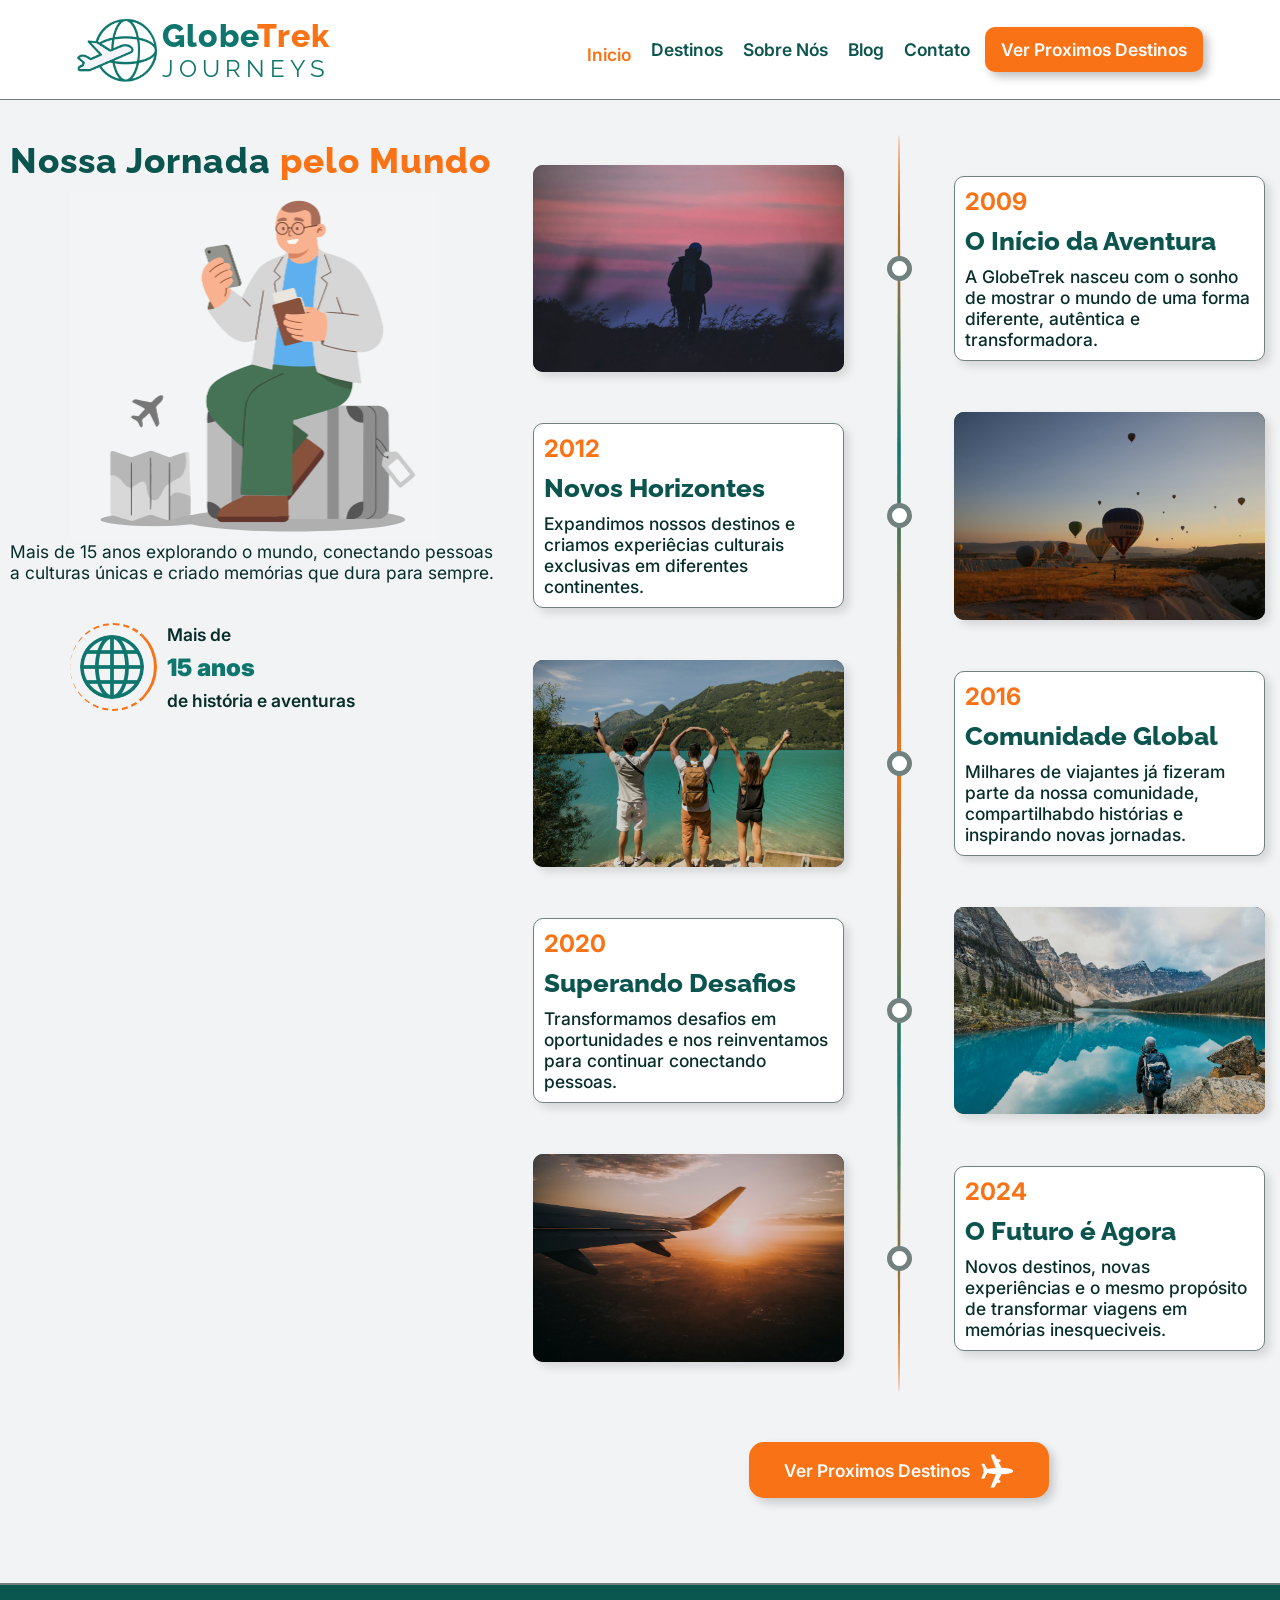
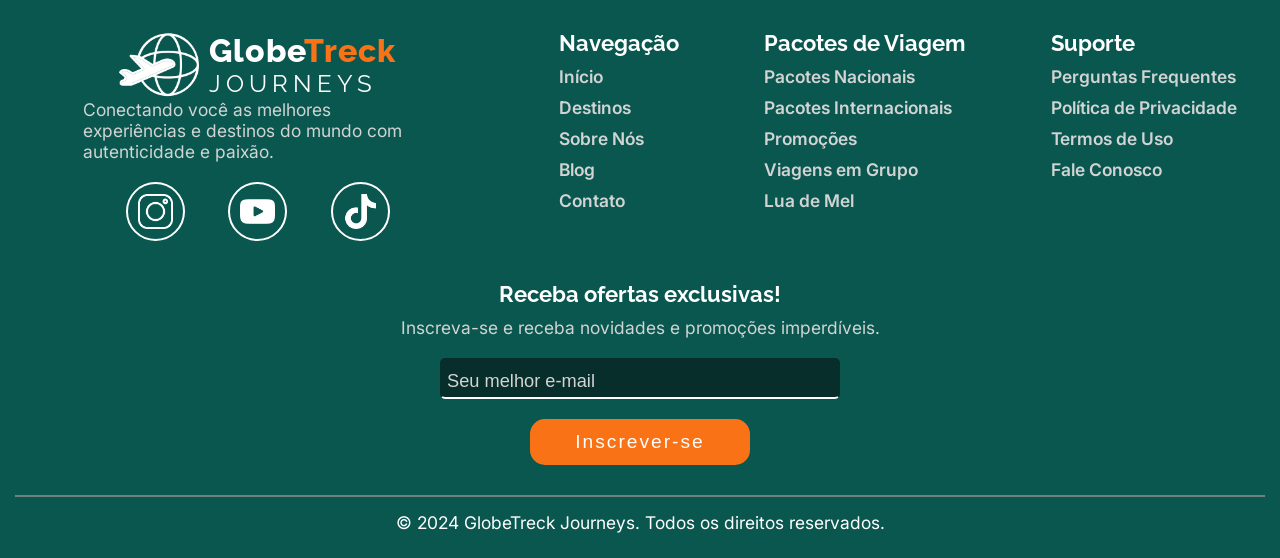
<file: index.html>
<!DOCTYPE html>
<html lang="pt-br">
<head>
    <meta charset="UTF-8">
    <meta name="viewport" content="width=device-width, initial-scale=1.0">
    <link rel="shortcut icon" href="assets/icons/logo-favicon.png" type="image/x-icon">
    <link rel="stylesheet" href="assets/css/style.css">
    <link rel="stylesheet" href="assets/css/resposivo.css">
    <title>GlobeTrek Journeys</title>
</head>
<body>
    <header>
        <div id="container-menu">
            <div class="logo">
                <div class="logo-img">
                    <img src="assets/icons/logo.png" alt="Logotipo da GlobeTrek Journeys">
                </div>
                <div class="logo-txt">
                    <p class="globe">Globe<span>Trek</span></p>
                    <p class="jorn">JOURNEYS</p>
                </div>
            </div>
            
            <div class="bt-me"><button id="btn-menu" onclick="menu()">☰</button></div>

            <nav class="menu" id="prin-menu" aria-label="Menu Principal">
                <ul>
                    <li><a href="index.html" class="ativ">Inicio</a></li>
                    <li><a href="pages/destino.html">Destinos</a></li>
                    <li><a href="#!">Sobre Nós</a></li>
                    <li><a href="#!">Blog</a></li>
                    <li><a href="#!" class="borda">Contato</a></li>
                    <li><a href="pages/destino.html" class="btn-destino">Ver Proximos Destinos</a></li>
                </ul>
            </nav>
        </div>
    </header>

    <main id="container-conteudo">
        <section class="jornada">
            <h1>Nossa Jornada <span>pelo Mundo</span></h1>

            <img class="viagem" src="assets/img/mundo.png" alt="">

            <p>Mais de 15 anos explorando o mundo, conectando pessoas a culturas únicas e criado memórias que dura para sempre.</p>

            <div class="anos">
                <div class="anos-img">
                    <img src="assets/icons/globo-terrestre.png" alt="">
                </div>
                <div class="anos-txt">
                    <p>Mais de <span>15 anos</span> de história e aventuras</p>
                </div>
            </div>
        </section>

        <section class="timeline">
            <div class="cards-timeline">
                <div class="evento-marcador"></div>

                <div class="eve-img"><img src="assets/img/incio-jornada.jpg" alt="Início da trajetória da empresa de viagens"></div>

                <div class="evento">
                    <div class="evento-txt">
                        <span>2009</span>
                        <h2>O Início da Aventura</h2>
                        <p>A GlobeTrek nasceu com o sonho de mostrar o mundo de uma forma diferente, autêntica e transformadora.</p>
                    </div>

                    <div class="evento-img">
                        <img src="assets/img/incio-jornada.jpg" alt="Início da trajetória da empresa de viagens">
                    </div>
                </div>

                <div class="evento-marcador"></div>
                <div class="evento">
                    <div class="evento-txt">
                        <span>2012</span>
                        <h2>Novos Horizontes</h2>
                        <p>Expandimos nossos destinos e criamos experiêcias culturais exclusivas em diferentes continentes.</p>
                    </div>

                    <div class="evento-img">
                        <img src="assets/img/horizontes.jpg" alt="Expansão de destinos e novas experiências culturais">
                    </div>
                </div>

                <div class="eve-img"><img src="assets/img/horizontes.jpg" alt="Expansão de destinos e novas experiências culturais"></div>

                <div class="eve-img"><img src="assets/img/global.jpg" alt="Comunidade de viajantes reunida ao redor do mundo"></div>

                <div class="evento-marcador"></div>
                <div class="evento">
                    <div class="evento-txt">
                        <span>2016</span>
                        <h2>Comunidade Global</h2>
                        <p>Milhares de viajantes já fizeram parte da nossa comunidade, compartilhabdo histórias e inspirando novas jornadas.</p>
                    </div>

                    <div class="evento-img">
                        <img src="assets/img/global.jpg" alt="Comunidade de viajantes reunida ao redor do mundo">
                    </div>
                </div>
                <div class="eve-img"><img src="assets/img/desafios.jpg" alt="Superação de desafios no setor de turismo"></div>


                <div class="evento-marcador"></div>
                <div class="evento">
                    <div class="evento-txt">
                        <span>2020</span>
                        <h2>Superando Desafios</h2>
                        <p>Transformamos desafios em oportunidades e nos reinventamos para continuar conectando pessoas.</p>
                    </div>

                    <div class="evento-img">
                        <img src="assets/img/desafios.jpg" alt="Superação de desafios no setor de turismo">
                    </div>
                </div>

                <div class="evento-marcador"></div>
                <div class="evento">
                    <div class="evento-txt">
                        <span>2024</span>
                        <h2>O Futuro é Agora</h2>
                        <p>Novos destinos, novas experiências e o mesmo propósito de transformar viagens em memórias inesqueciveis.</p>
                    </div>

                    <div class="evento-img">
                        <img src="assets/img/futuro.jpg" alt="Novos destinos e inovação nas viagens">
                    </div>
                </div>

                <div class="eve-img"><img src="assets/img/futuro.jpg" alt="Novos destinos e inovação nas viagens"></div>
            </div>

            <div class="btn-des"><a href="pages/destino.html">Ver Proximos Destinos <img src="assets/icons/decolar-branco.png" alt=""></a></div>

        </section>
        <button class="topo"  onclick="voltarTopo()" aria-label="Voltar ao topo"><img src="assets/icons/subir.png" alt="Ícone de seta para cima"></button>
    </main>

    <footer>
        <section class="rodape">
            <div class="logo-rodape">
                <div class="roda-logo">
                    <div class="logo-rod">
                        <div class="logo-img"><img src="assets/icons/logo-rodape.png" alt="Logotipo da GlobeTrek Journeys"></div>
                        <div class="logo-rod-txt">
                            <p class="glo">Globe<span>Treck</span></p>
                            <p class="jo">JOURNEYS</p>
                        </div>
                    </div>
                    <p>Conectando você as melhores experiências e destinos do mundo com autenticidade e paixão.</p>
                    <ul class="redes">
                        <li><a href="#!"><img src="assets/icons/instagram.png" alt="Instagram da GlobeTrek"></a></li>
                        <li><a href="#!"><img src="assets/icons/youtube.png" alt="Canal do YouTube da GlobeTrek"></a></li>
                        <li><a href="#!"><img src="assets/icons/tik-tok.png" alt="TikTok da GlobeTrek"></a></li>
                    </ul>
                </div>
            </div>

            <nav class="navega" aria-label="Navegação de paginas">
                <h3>Navegação</h3>
                <ul>
                    <li><a href="index.html">Início</a></li>
                    <li><a href="pages/destino.html">Destinos</a></li>
                    <li><a href="#!">Sobre Nós</a></li>
                    <li><a href="#!">Blog</a></li>
                    <li><a href="#!">Contato</a></li>
                </ul>
            </nav>

            <nav class="navega" aria-label="Pacotes de Viagem">
                <h3>Pacotes de Viagem</h3>
                <ul>
                    <li><a href="#!">Pacotes Nacionais</a></li>
                    <li><a href="#!">Pacotes Internacionais</a></li>
                    <li><a href="#!">Promoções</a></li>
                    <li><a href="#!">Viagens em Grupo</a></li>
                    <li><a href="#!">Lua de Mel</a></li>
                </ul>
            </nav>

            <nav class="navega" aria-label="Suporte">
                <h3>Suporte</h3>
                <ul>
                    <li><a href="#!">Perguntas Frequentes</a></li>
                    <li><a href="#!">Política de Privacidade</a></li>
                    <li><a href="#!">Termos de Uso</a></li>
                    <li><a href="#!">Fale Conosco</a></li>
                </ul>
            </nav>

            <div class="oferta">
                <h3>Receba ofertas exclusivas!</h3>
                <p>Inscreva-se e receba novidades e promoções imperdíveis.</p>
                <form action="#">
                    <input type="email" name="iemail" id="iemail" required placeholder="Seu melhor e-mail">
                    <input type="submit" value="Inscrever-se" class="btn-enviar" onclick="oferta()">
                </form>
            </div>
        </section>

        <section class="rodape-copy">
            <p>&copy; 2024 GlobeTreck Journeys. Todos os direitos reservados.</p>
        </section>
    </footer>

    <script src="assets/js/script.js"></script>
</body>
</html>
</file>
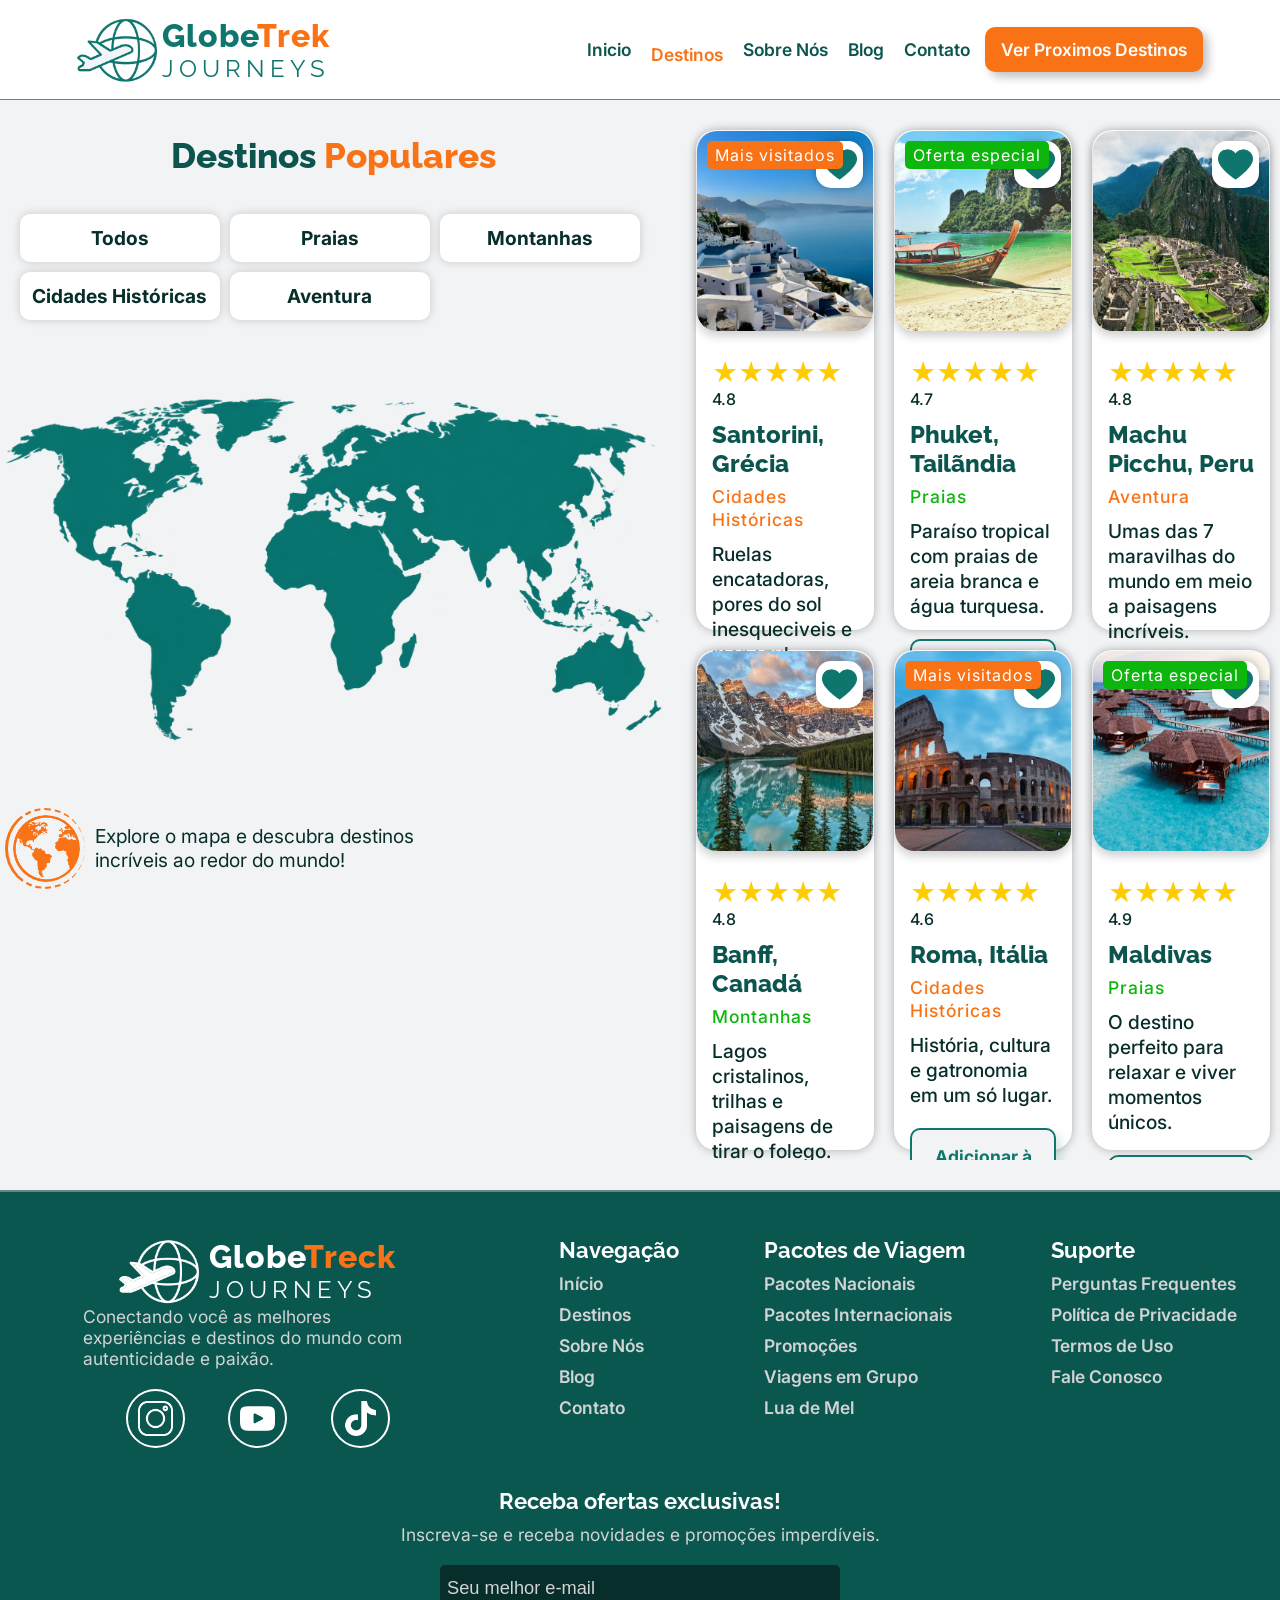
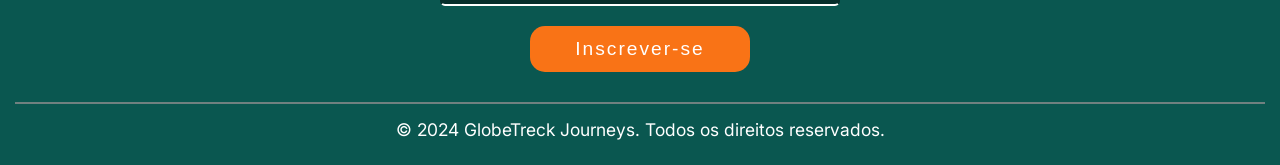
<file: pages/destino.html>
<!DOCTYPE html>
<html lang="pt-br">
<head>
    <meta charset="UTF-8">
    <meta name="viewport" content="width=device-width, initial-scale=1.0">
    <link rel="shortcut icon" href="../assets/icons/logo-favicon.png" type="image/x-icon">
    <link rel="stylesheet" href="../assets/css/style.css">
    <link rel="stylesheet" href="../assets/css/resposivo.css">
    <title>Destinos</title>
</head>
<body>
    <header>
        <div id="container-menu">
            <div class="logo">
                <div class="logo-img">
                    <img src="../assets/icons/logo.png" alt="Logotipo da GlobeTrek Journeys">
                </div>
                <div class="logo-txt">
                    <p class="globe">Globe<span>Trek</span></p>
                    <p class="jorn">JOURNEYS</p>
                </div>
            </div>
            
            <div class="bt-me"><button id="btn-menu" onclick="menu()">☰</button></div>

            <nav class="menu" id="prin-menu" aria-label="Menu Principal">
                <ul>
                    <li><a href="../index.html">Inicio</a></li>
                    <li><a href="../pages/destino.html" class="ativ">Destinos</a></li>
                    <li><a href="#!">Sobre Nós</a></li>
                    <li><a href="#!">Blog</a></li>
                    <li><a href="#!" class="borda">Contato</a></li>
                    <li><a href="../pages/destino.html" class="btn-destino">Ver Proximos Destinos</a></li>
                </ul>
            </nav>
        </div>
    </header>

    <main id="container-destino">
        <section class="carrossel-filtro">
            <div class="filtro">
                <h1 class="dest">Destinos <span>Populares</span></h1>
                <details class="filtros" open>
                    <summary>Categorias</summary>
                    <div class="opc-filtro">
                        <button type="button" class="btn-filtro" data-filtro="todos">Todos</button>
                        <button type="button" class="btn-filtro" data-filtro="praias">Praias</button>
                        <button type="button" class="btn-filtro" data-filtro="montanhas">Montanhas</button>
                        <button type="button" class="btn-filtro" data-filtro="cidades">Cidades Históricas</button>
                        <button type="button" class="btn-filtro" data-filtro="aventura">Aventura</button>
                    </div>
                </details>

                <div class="mapa"><img src="../assets/img/mapa.png" alt=""></div>

                <div class="mundo">
                    <img src="../assets/icons/terra.png" alt="">
                    <p>Explore o mapa e descubra destinos incríveis ao redor do mundo!</p>
                </div>
            </div>

            <div class="carrossel">
                <button type="button" class="seta anterior">&#10094;</button>

                <div class="janela">
                    <div class="cards">
                        <article class="card badge visitados" data-categoria="cidades">
                            <div class="card-img">
                                <img src="../assets/img/santorini.jpg" alt="Casas brancas com domos azuis em Santorini, Grécia" class="ilustracao">

                                <div class="like">
                                    <button type="button" class="botao-curtir" data-id="santorini" onclick="curti(this)">
                                        <img class="gostei" src="../assets/icons/gostei-padrao.png" alt="Ícone de Curtir">
                                    </button>
                                </div>
                            </div>

                            <div class="inform">
                                <p class="estrelas"><span>&#9733;&#9733;&#9733;&#9733;&#9733;</span> 4.8</p>
                                <h2>Santorini, Grécia</h2>
                                <p class="cat cat-laran">Cidades Históricas</p>

                                <p>Ruelas encatadoras, pores do sol inesqueciveis e mar azul cristalino.</p>

                                <button class="lista">Adicionar à minha lista</button>
                            </div>
                        </article>

                        <article class="card badge especial" data-categoria="praias">
                            <div class="card-img">
                                <img src="../assets/img/phuket.jpg" alt="Praia tropical de Phuket na Tailândia com mar turquesa" class="ilustracao">

                                <div class="like">
                                    <button type="button" class="botao-curtir" data-id="phuket" onclick="curti(this)">
                                        <img class="gostei" src="../assets/icons/gostei-padrao.png" alt="Ícone de Curtir">
                                    </button>
                                </div>
                            </div>

                            <div class="inform">
                                <p class="estrelas"><span>&#9733;&#9733;&#9733;&#9733;&#9733;</span> 4.7</p>
                                <h2>Phuket, Tailãndia</h2>
                                <p class="cat cat-verde">Praias</p>

                                <p>Paraíso tropical com praias de areia branca e água turquesa.</p>

                                <button class="lista">Adicionar à minha lista</button>
                            </div>
                        </article>

                        <article class="card" data-categoria="aventura">
                            <div class="card-img">
                                <img src="../assets/img/machu-picchu.jpg" alt="Ruínas históricas de Machu Picchu no Peru cercadas por montanhas" class="ilustracao">

                                <div class="like">
                                    <button type="button" class="botao-curtir" data-id="machu" onclick="curti(this)">
                                        <img class="gostei" src="../assets/icons/gostei-padrao.png" alt="Ícone de Curtir">
                                    </button>
                                </div>
                            </div>

                            <div class="inform">
                                <p class="estrelas"><span>&#9733;&#9733;&#9733;&#9733;&#9733;</span> 4.8</p>
                                <h2>Machu Picchu, Peru</h2>
                                <p class="cat cat-laran">Aventura</p>

                                <p>Umas das 7 maravilhas do mundo em meio a paisagens incríveis.</p>

                                <button class="lista">Adicionar à minha lista</button>
                            </div>
                        </article>

                        <article class="card" data-categoria="montanhas">
                            <div class="card-img">
                                <img src="../assets/img/banff.jpg" alt="Lago de águas cristalinas cercado por montanhas em Banff, Canadá" class="ilustracao">

                                <div class="like">
                                    <button type="button" class="botao-curtir" data-id="banff" onclick="curti(this)">
                                        <img class="gostei" src="../assets/icons/gostei-padrao.png" alt="Ícone de Curtir">
                                    </button>
                                </div>
                            </div>

                            <div  class="inform">
                                <p class="estrelas"><span>&#9733;&#9733;&#9733;&#9733;&#9733;</span> 4.8</p>
                                <h2>Banff, Canadá</h2>
                                <p class="cat cat-verde">Montanhas</p>

                                <p>Lagos cristalinos, trilhas e paisagens de tirar o folego.</p>

                                <button class="lista">Adicionar à minha lista</button>
                            </div>
                        </article>

                        <article class="card badge visitados" data-categoria="cidades">
                            <div class="card-img">
                                <img src="../assets/img/roma.jpg" alt="Monumento histórico do Coliseu em Roma, Itália" class="ilustracao">

                                <div class="like">
                                    <button type="button" class="botao-curtir" data-id="roma" onclick="curti(this)">
                                        <img class="gostei" src="../assets/icons/gostei-padrao.png" alt="Ícone de Curtir">
                                    </button>
                                </div>
                            </div>

                            <div class="inform">
                                <p class="estrelas"><span>&#9733;&#9733;&#9733;&#9733;&#9733;</span> 4.6</p>
                                <h2>Roma, Itália</h2>
                                <p class="cat cat-laran">Cidades Históricas</p>

                                <p>História, cultura e gatronomia em um só lugar.</p>

                                <button class="lista">Adicionar à minha lista</button>
                            </div>
                        </article>

                        <article class="card badge especial" data-categoria="praias">
                            <div class="card-img">
                                <img src="../assets/img/maldivas.jpg" alt="Bangalôs sobre a água transparente no mar das Ilhas Maldivas" class="ilustracao">
                                <div class="like">
                                    <button type="button" class="botao-curtir" data-id="maldivas" onclick="curti(this)">
                                        <img class="gostei" src="../assets/icons/gostei-padrao.png" alt="Ícone de Curtir">
                                    </button>
                                </div>
                            </div>

                            <div class="inform">
                                <p class="estrelas"><span>&#9733;&#9733;&#9733;&#9733;&#9733;</span> 4.9</p>
                                <h2>Maldivas</h2>
                                <p class="cat cat-verde">Praias</p>

                                <p>O destino perfeito para relaxar e viver momentos únicos.</p>

                                <button class="lista">Adicionar à minha lista</button>
                            </div>
                        </article>
                    </div>
                </div>

                <button type="button" class="seta proximo">&#10095;</button>
            </div>
        </section>

        <button class="topo"  onclick="voltarTopo()" aria-label="Voltar ao topo"><img src="../assets/icons/subir.png" alt="Ícone de seta para cima"></button>
    </main>

    <footer>
        <section class="rodape">
            <div class="logo-rodape">
                <div class="roda-logo">
                    <div class="logo-rod">
                        <div class="logo-img"><img src="../assets/icons/logo-rodape.png" alt="Logotipo da GlobeTrek Journeys"></div>
                        <div class="logo-rod-txt">
                            <p class="glo">Globe<span>Treck</span></p>
                            <p class="jo">JOURNEYS</p>
                        </div>
                    </div>
                    <p>Conectando você as melhores experiências e destinos do mundo com autenticidade e paixão.</p>
                    <ul class="redes">
                        <li><a href="#!"><img src="../assets/icons/instagram.png" alt="Instagram da GlobeTrek"></a></li>
                        <li><a href="#!"><img src="../assets/icons/youtube.png" alt="Canal do YouTube da GlobeTrek"></a></li>
                        <li><a href="#!"><img src="../assets/icons/tik-tok.png" alt="TikTok da GlobeTrek"></a></li>
                    </ul>
                </div>
            </div>

            <nav class="navega" aria-label="Navegação de paginas">
                <h3>Navegação</h3>
                <ul>
                    <li><a href="../index.html">Início</a></li>
                    <li><a href="../pages/destino.html">Destinos</a></li>
                    <li><a href="#!">Sobre Nós</a></li>
                    <li><a href="#!">Blog</a></li>
                    <li><a href="#!">Contato</a></li>
                </ul>
            </nav>

            <nav class="navega" aria-label="Pacotes de Viagem">
                <h3>Pacotes de Viagem</h3>
                <ul>
                    <li><a href="#!">Pacotes Nacionais</a></li>
                    <li><a href="#!">Pacotes Internacionais</a></li>
                    <li><a href="#!">Promoções</a></li>
                    <li><a href="#!">Viagens em Grupo</a></li>
                    <li><a href="#!">Lua de Mel</a></li>
                </ul>
            </nav>

            <nav class="navega" aria-label="Suporte">
                <h3>Suporte</h3>
                <ul>
                    <li><a href="#!">Perguntas Frequentes</a></li>
                    <li><a href="#!">Política de Privacidade</a></li>
                    <li><a href="#!">Termos de Uso</a></li>
                    <li><a href="#!">Fale Conosco</a></li>
                </ul>
            </nav>

            <div class="oferta">
                <h3>Receba ofertas exclusivas!</h3>
                <p>Inscreva-se e receba novidades e promoções imperdíveis.</p>
                <form action="#">
                    <input type="email" name="iemail" id="iemail" required placeholder="Seu melhor e-mail">
                    <input type="submit" value="Inscrever-se" class="btn-enviar" onclick="oferta()">
                </form>
            </div>
        </section>

        <section class="rodape-copy">
            <p>&copy; 2024 GlobeTreck Journeys. Todos os direitos reservados.</p>
        </section>
    </footer>

    <script src="../assets/js/script.js"></script>
</body>
</html>
</file>
<file: assets/css/style.css>
@charset "UTF-8";
@import url('variables.css');

/* ========== Inicio do estilo global ========== */
*{
    margin: 0;
    padding: 0;
    box-sizing: border-box;
}

a{
    text-decoration: none;
    user-select: none;
    white-space: nowrap;
    -webkit-tap-highlight-color: transparent;
    font-size: 1.1rem;
    font-weight: 600;
}

img{
    max-width: 100%;
    height: auto;
    display: block;
    user-select: none;
    -webkit-user-drag: none;
}

ul{
    list-style: none;
}

h1{
    font-size: 1.9rem;
    font-weight: 900;
}

h1, h2, h3{
    font-family: var(--fonte-titulo);
    color: var(--cor-texto);
}

p{
    font-size: 1.1rem;
    color: var(--cor-txt);
}

body{
    background-color: var(--cor-fundo);
    font-family: var(--fonte-texto);
}
/* ========== Fim do estilo global ========== */

/* ========== Inicio do menu ========== */
#container-menu{
    display: flex;
    justify-content: center;
    align-items: flex-start;
    flex-flow: row wrap;
    padding: var(--padding-spacing-4);
    gap: var(--gap-spacing-3);
    background-color: var(--cor-branca);
    border-bottom: var(--border-principal);
    min-height: 80px;
}

.logo{
    width: 100%;
    max-width: 220px;
    display: flex;
    align-items: center;
    gap: var(--gap-spacing-1);
    flex: 3;
}

.logo-txt p{
    color: var(--cor-secundaria);
    font-family: var(--fonte-titulo);
}

.logo-img img{
    max-width: 65px;
}

p.globe, p.glo{
    font-size: 1.5rem;
    letter-spacing: 1px;
    font-weight: 800;
}

.globe span{
    color: var(--cor-primaria);
}

p.jorn, p.jo{
    font-weight: 400;
    letter-spacing: 5px;
    font-size: 1.1rem;
}

.bt-me{
    display: flex;
    justify-content: right;
    flex: 1;
}

#btn-menu{
    display: inline-block;
    width: 100%;
    max-width: 50px;
    height: 50px;
    font-size: 40px;
    line-height: 1;
    font-weight: 500;
    color: var(--cor-primaria);
    border: none;
    background-color: transparent;
    border-radius: var(--radius-6);
    margin: var(--margin-spacing-12);
    transition: all .7s ease;
}

#btn-menu.ativo{
    border-radius: var(--radius-3);
    transform: rotate(360deg);
    background-color: var(--cor-primaria);
    color: var(--cor-branca);
    max-width: 45px;
    height: 45px;
    font-size: 35px;
}

.menu{
    display: none;
}

.menu.aberto{
    text-align: center;
    display: inline-block;
    flex:0 0 100%;
    width: 100%;
}

.menu ul{
    display: flex;
    gap: var(--gap-spacing-3);
    flex-flow: column wrap;
}

.menu li{
    display: flex;
}

.menu a{
    border-top: var(--border-principal);
    width: 100%;
    padding: var(--padding-spacing-4);
    color: var(--cor-texto);
    transition: color .2s;
}

.menu a:hover{
    color: var(--cor-primaria);
}

a.borda{
    padding: var(--padding-spacing-11);
    border-bottom: var(--border-principal);
}

a.btn-destino{
    border: none;
    margin: var(--margin-spacing-9);
    max-width: 90%;
    background-color: var(--cor-primaria);
    color: var(--cor-branca);
    border-radius: var(--radius-3);
    padding: var(--padding-spacing-12);
    box-shadow: var(--shadow-6);
    transition: transform .1s, background-color .1s, box-shadow .1s;
}

a.ativ{
    color: var(--cor-primaria);
}

a.btn-destino:hover{
    transform: translateY(5px) scale(.90);
    background-color: var(--cor-primaria-hover);
    box-shadow: none;
    color: var(--cor-branca);
}
/* ========== Fim do menu ========== */


/* ========== Inicio do conteudo da pagina inicio ========== */
#container-conteudo{
    display: flex;
    flex-flow: column wrap;
    align-items: center;
    justify-content: center;
    gap: var(--gap-spacing-6);
    padding: var(--padding-spacing-4);
}

.jornada h1{
    max-width: 240px;
    display: flex;
    margin: var(--margin-spacing-9);
    flex-flow: column;
    letter-spacing: 1px;
}

.jornada h1 > span{
    color: var(--cor-primaria);
}

.viagem{
    display: none;
}

.anos{
    margin: var(--margin-spacing-21);
    max-width: 350px;
    display: flex;
    align-items: center;
    background-color: var(--cor-branca);
    border-radius: var(--radius-3);
    box-shadow: var(--shadow-1);
    padding: var(--padding-spacing-4);
    gap: var(--gap-spacing-3);
}

.anos-img {
    border-radius: var(--radius-7);
    padding: var(--padding-spacing-4);
    border-right: var(--border-prima-especial);
    border-top: var(--border-especial);
    border-bottom: var(--border-especial);
}

.anos-img img{
    border-radius: var(--radius-7);
    max-width: 64px;
}

.anos-txt p{
    display: flex;
    flex-direction: column;
    gap: var(--gap-spacing-2);
    font-weight: 600;
}

.anos-txt span{
    font-size: 1.5rem;
    color: var(--cor-secundaria);
    font-weight: 900;
}

/* ---------- Inicio da timeline ---------- */
.timeline{
    position: relative;
    width: 100%;
    padding: var(--padding-spacing-1);
}

.cards-timeline{
    position: relative;
    display: grid;
    grid-template-columns: 24px minmax(0, 300px);
    justify-content: space-between;
    gap: var(--gap-spacing-6);
    width: 100%;
    max-width: 450px;
}

.cards-timeline::before {
    position: absolute;
    content: "";
    top: 0;
    bottom: 0;
    left: 10px;
    width: 4px;
    background-image: linear-gradient(to bottom, var(--cor-primaria), var(--cor-secundaria), var(--cor-primaria), var(--cor-secundaria), var(--cor-primaria));
    border-radius: var(--radius-8);
}

.evento{
    grid-column: 2;
    width: 100%;
    max-width: 300px;
    border-radius: var(--radius-3);
    background-color: var(--cor-branca);
    box-shadow: var(--shadow-5);
    border: var(--border-principal);
}

.evento-marcador {
    grid-column: 1;
    align-self: center;
    width: 25px;
    height: 25px;
    border-radius: var(--radius-7);
    background-color: var(--cor-branca);
    border: var(--border-borda);
    z-index: 2;
}

.evento-txt{
    padding: var(--padding-spacing-4);
    font-weight: 500;
}

.evento-txt span{
    color: var(--cor-primaria);
    font-weight: 700;
    font-size: 1.5rem;
}

.evento-txt h2{
    margin: var(--margin-spacing-7);
    font-size: 1.6rem;
    font-weight: 800;
}

.evento-img{
    width: 100%;
    background-color: var(--cor-preta);
    border-radius: var(--radius-9);
}

.evento-img img{
    width: 100%;
    border-radius: var(--radius-9);
    opacity: .8;
}

/* ---------- Inicio do botão destinos ---------- */
.btn-des a{
    margin: var(--margin-spacing-11);
    max-width: 300px;
    padding: var(--padding-spacing-8);
    display: flex;
    align-items: center;
    justify-content: center;
    gap: var(--gap-spacing-1);
    background-color: var(--cor-primaria);
    color: var(--cor-branca);
    border-radius: var(--radius-4);
    transition: background-color .1s, transform .1s;
}

.btn-des a:hover{
    background-color: var(--cor-primaria-hover);
    transform: translateY(5px) scale(.90);
}

.btn-des img{
    transform: rotate(45deg);
    max-width: 40px;
}

.eve-img{
    display: none;
}
/* ---------- Fim do botão destinos ---------- */
/* ---------- Fim da timeline ---------- */

/* ---------- Inicio da voltar ao topo ---------- */
.topo {
    display: none;
    align-items: center;
    justify-content: center;
    position: fixed;
    right: 15px;
    bottom: 50px;
    width: 45px;
    height: 45px;
    border: none;
    border-radius: var(--radius-7);
    font-size: 1.8rem;
    line-height: 1;
    color: var(--cor-branca);
    background-color: var(--cor-topo);
}

.topo img{
    max-width: 25px;
}
/* ---------- Fim da voltar ao topo ---------- */
/* ========== Fim do conteudo da pagina inicio ========== */


/* ========== Inicio do conteudo da pagina destinos ========== */
#container-destino{
    display: flex;
    flex-flow: column wrap;
    align-items: center;
    justify-content: center;
    gap: var(--gap-spacing-6);
}

.dest{
    text-align: center;
    margin: var(--margin-spacing-15);
}

.dest span{
    color: var(--cor-primaria);
}

.carrossel-filtro{
    width: 100%;
    display: flex;
    flex-flow: column wrap;
    align-items: center;
    justify-content: center;
    width: 100%;
    gap: var(--gap-spacing-5);
}

.filtros{
    width: 100%;
    max-width: 350px;
    background: var(--degrade-praia);
    padding: var(--padding-spacing-3);
    box-shadow: var(--shadow-1);
    border-radius: var(--radius-2);
    margin: 0 auto;
}

.filtros summary {
    position: relative;
    list-style: none;
    display: flex;
    align-items: center;
    justify-content: space-between;
    font-size: 1.2rem;
    font-family: var(--fonte-texto);
    font-weight: 500;
    letter-spacing: 1px;
    color: var(--cor-branca);
}

.filtros summary::-webkit-details-marker {
    display: none;
}

.filtros summary::after {
    color: var(--cor-branca);
    content: "+";
    display: inline-block;
    margin-right: var(--margin-spacing-1);
    font-size: 1.9rem;
    font-weight: 300;
    line-height: 1;
}

.filtros[open] summary::after {
    content: "-";
}

.opc-filtro {
    width: 100%;
    max-width: 100%;
    margin: var(--margin-spacing-7);
    display: flex;
    flex-direction: column;
    gap: var(--gap-spacing-4);
    opacity: 0;
    transform: translateY(-10px);
    transition: opacity .5s ease, transform .5s ease;
}

.filtros[open] .opc-filtro {
    opacity: 1;
    transform: translateY(0);
}

.btn-filtro{
    display: inline-block;
    margin: 0 auto;
    width: 100%;
    max-width: 300px;
    background-color: var(--cor-vidro);
    font-family: var(--fonte-texto);
    font-size: 1.1rem;
    font-weight: 500;
    padding: var(--padding-spacing-4);
    color: var(--cor-branca);
    border: var(--border-filtro);
    border-radius: var(--radius-3);
    transition: background-color .1s;
    box-shadow: var(--shadow-3);
}

.btn-filtro:hover{
    background-color: var(--cor-vidro-hover);
}

.carrossel{
    width: 100%;
    display: flex;
    align-items: center;
    gap: var(--gap-spacing-1);
    margin: var(--margin-spacing-14);
}

.seta{
    background-image: var(--degrade-botao);
    border: none;
    width: 40px;
    min-height: 550px;
    color: var(--cor-branca);
    font-size: 2.2rem;
}

.janela{
    display: flex;
    align-items: center;
    width: 100%;
    overflow: hidden;
    background-color: transparent;
    min-height: 520px;
    padding: var(--padding-spacing-4);
}

.cards {
    width: 100%;
    display: flex;
    gap: var(--gap-spacing-5);
    transition: transform .9s ease;
}

.card{
    width: 92%;
    max-width: 350px;
    background-color: var(--cor-branca);
    box-shadow: var(--shadow-2);
    border-radius: var(--radius-5);
    flex-shrink: 0;
}

.badge{
    position: relative;
}

.badge::before{
    position: absolute;
    color: var(--cor-branca);
    font-size: 1rem;
    border-radius: var(--radius-1);
    padding: var(--padding-spacing-7);
    top: 10px;
    left: 10px;
    letter-spacing: 1px;
    z-index: 1;
}

.visitados::before{
    content: 'Mais visitados';
    background-color: var(--cor-primaria);
}

.especial::before{
    content: 'Oferta especial';
    background-color: var(--cor-especial);
}

.ilustracao{
    width: 100%;
    height: 200px;
    border-radius: var(--radius-5);
    box-shadow: var(--shadow-4);
    object-fit: cover;
}

.card-img{
    position: relative;
}

.like{
    position: absolute;
    top: 10px;
    right: 10px;
    background-color: transparent;
}

.like button{
    display: flex;
    align-items: center;
    justify-content: center;
    padding: var(--padding-spacing-2);
    border-radius: var(--radius-4);
    border: none;
    background-color: var(--cor-branca);
    box-shadow: var(--shadow-2);
}

.like img{
    max-width: 35px;
}

.inform{
    padding: var(--padding-spacing-6);
}

.inform h2{
    font-weight: 800;
    font-size: 1.5rem;
}

.inform p{
    font-size: 1.2rem;
    font-weight: 500;
    margin: var(--margin-spacing-7);
    line-height: 1.3;
}

p.estrelas span{
    color: var(--cor-estrelas);
    font-size: 1.6rem;
    font-weight: 600;
}

p.estrelas {
    font-size: 1rem;
    margin-bottom: var(--margin-spacing-2);
}

p.cat{
    margin: var(--margin-spacing-6);
    letter-spacing: 1px;
    font-weight: 500;
    font-size: 1.1rem;
}

p.cat-verde{
    color: var(--cor-especial);
}

p.cat-laran{
    color: var(--cor-primaria);
}

.lista{
    display: block;
    width: 100%;
    margin: var(--margin-spacing-19);
    padding: var(--padding-spacing-13);
    font-size: 1.1rem;
    font-weight: 700;
    color: var(--cor-secundaria);
    font-family: var(--fonte-texto);
    background-color: var(--cor-fundo);
    border: var(--border-secundaria);
    box-shadow: var(--shadow-8);
    border-radius: var(--radius-3);
    transition: transform .2s, box-shadow .2s;
}

.lista:hover{
    transform: translateY(5px) scale(.90);
    box-shadow: none;
}

.mapa{
    display: none;
}

.mundo{
    display: none;
}
/* ========== Fim do conteudo da pagina destinos ========== */


/* ========== Inicio do rodape da pagina ========== */
footer{
    width: 100%;
    background-color: var(--cor-fundo-rodape);
    border-top: var(--border-princi);
    padding: var(--padding-spacing-6);
}

footer h3 {
    color: var(--cor-branca);
    margin-bottom: var(--margin-spacing-2);
}

footer a, footer p{
    color: var(--cor-texto-rodape);
}

.rodape {
    display: flex;
    flex-flow: row wrap;
    justify-content: space-between;
    align-items: flex-start;
    gap: var(--gap-spacing-6);
}

.logo-rodape{
    flex: 0 0 100%;
}

.roda-logo{
    margin: auto;
    max-width: 360px;
}

.logo-rod{
    display: flex;
    justify-content: center;
    align-items: center;
    gap: var(--gap-spacing-3);
    margin: var(--margin-spacing-13);
}

.logo-rod-txt p{
    font-family: var(--fonte-titulo);
    color: var(--cor-branca);
}

.glo span{
    color: var(--cor-primaria);
}

.redes{
    margin: var(--margin-spacing-16);
    display: flex;
    justify-content: space-evenly;
    align-items: center;
}

.redes li{
    display: flex;
    border-radius: var(--radius-7);
}

.redes a{
    border-radius: var(--radius-7);
    padding: var(--padding-spacing-4);
    border: var(--border-branca);
    transition: transform .2s;
}

.redes a:hover{
    transform: translateY(5px) scale(.90);
}

.redes img{
    max-width: 35px;
}

.navega li{
    margin: var(--margin-spacing-5);
    padding: var(--padding-spacing-15);
}

.navega a{
    padding: var(--padding-spacing-15);
    width: 100%;
}

.oferta{
    max-width: 400px;
    margin: auto;
}

.oferta h3, .oferta p{
    text-align: center;
}

.oferta p{
    margin-bottom: var(--margin-spacing-4);
}

form{
    display: flex;
    flex-direction: column;
    justify-content: center;
    align-items: center;
    gap: var(--gap-spacing-5);
}

#iemail{
    color: var(--cor-branca);
    width: 100%;
    padding: var(--padding-spacing-16);
    max-width: 350px;
    font-size: 1.14rem;
    font-weight: 500;
    border: var(--border-transparete);
    border-radius: var(--radius-1);
    border-bottom: var(--border-branca);
    background-color: var(--cor-txt);
    transition: border .5s, background-color .5s, border-radius .5s;
}

#iemail:focus{
    outline: none;
    border: var(--border-branca);
    background-color: var(--cor-fundo-input);
    border-radius: var(--radius-2);
}

input::placeholder{
    color: var(--cor-texto-rodape);
}

.btn-enviar{
    width: 100%;
    max-width: 180px;
    border: none;
    background-color: var(--cor-primaria);
    color: var(--cor-branca);
    padding: var(--padding-spacing-5);
    font-size: 1.2rem;
    font-weight: 500;
    border-radius: var(--radius-4);
    letter-spacing: 2px;
    transition: transform .3s, background-color .3s;
}

.btn-enviar:hover{
    transform: translateY(5px) scale(.90);
    background-color: var(--cor-primaria-hover);
}

.rodape-copy{
    margin: var(--margin-spacing-18);
    text-align: center;
    border-top: var(--border-princi);
}

.rodape-copy p{
    color: var(--cor-branca);
    margin-top: var(--margin-spacing-3);
}
/* ========== Fim do rodape da pagina ========== */
</file>
<file: assets/css/resposivo.css>
@charset "UTF-8";

/* Tablet */
@media (min-width: 768px) {
    /* ========== Inicio do estilo global ========== */
    a{
        font-size: 1.1rem;
    }

    h1{
        font-size: 2rem;
    }

    h2{
        font-size: 1.6rem;
    }

    h3{
        font-size: 1.39rem;
    }

    p{
        font-size: 1.1rem;
    }
    /* ========== Fim do estilo global ========== */


    /* ========== Inicio do menu ========== */
    #container-menu{
        align-items: center;
        justify-content: space-around;
        gap: var(--gap-spacing-5);
        min-height: 100px;
    }

    .logo-img img{
        max-width: 75px;
    }

    p.globe, p.glo{
        font-size: 1.7rem;
    }

    p.jorn, p.jo{
        font-size: 1.3rem;
    }

    #btn-menu{
        display: none;
    }

    .bt-me{
        display: none;
    }

    .menu{
        display: block;
    }

    .menu ul{
        display: flex;
        flex-flow: row wrap;
    }

    .menu li{
        display: flex;
        align-items: center;
        justify-content: center;
    }

    .menu a{
        padding: var(--padding-spacing-1);
        border: none;
    }

    a.borda{
        border: none;
    }

    a.btn-destino{
        width: 100%;
        max-width: 300px;
        padding: var(--padding-spacing-10);
    }
    /* ========== Fim do menu ========== */


    /* ========== Inicio do conteudo da pagina inicio ========== */
    .jornada h1{
        display: block;
        max-width: 450px;
    }

    .jornada p{
        max-width: 600px;
    }

   .cards-timeline {
        grid-template-columns: minmax(0, 400px) 30px minmax(0, 400px);
        max-width: 1000px;
        justify-content: center;
        gap: var(--gap-spacing-7);
        padding: var(--padding-spacing-14);
    }

    .cards-timeline::before {
        left: 50%;
        transform: translateX(-50%);
        width: 4px;
    }

    .evento-marcador {
        grid-column: 2;
        justify-self: center;
    }

    .evento {
        margin: auto 0;
        max-width: 400px;
        min-height: 200px;
        background-color: var(--cor-branca);
    }

    .evento-img {
        display: none;
    }

    .eve-img {
        display: block;
        width: 100%;
        max-width: 400px;
        overflow: hidden;
        border-radius: var(--radius-3);
        background-color: var(--cor-preta);
        box-shadow: var(--shadow-5);
    }

    .eve-img img {
        width: 100%;
        height: 100%;
        object-fit: cover;
        opacity: .85;
    }

    .cards-timeline > :nth-child(1) {
        grid-row: 1;
    }

    .cards-timeline > :nth-child(2) {
        grid-column: 1;
        grid-row: 1;
    }

    .cards-timeline > :nth-child(3) {
        grid-column: 3;
        grid-row: 1;
    }

    .cards-timeline > :nth-child(4) {
        grid-row: 2;
    }

    .cards-timeline > :nth-child(5) {
        grid-column: 1;
        grid-row: 2;
    }

    .cards-timeline > :nth-child(6) {
        grid-column: 3;
        grid-row: 2;
    }

    .cards-timeline > :nth-child(7) {
        grid-column: 1;
        grid-row: 3;
    }

    .cards-timeline > :nth-child(8) {
        grid-row: 3;
    }

    .cards-timeline > :nth-child(9) {
        grid-column: 3;
        grid-row: 3;
    }

    .cards-timeline > :nth-child(10) {
        grid-column: 3;
        grid-row: 4;
    }

    .cards-timeline > :nth-child(11) {
        grid-row: 4;
    }

    .cards-timeline > :nth-child(12) {
        grid-column: 1;
        grid-row: 4;
    }

    .cards-timeline > :nth-child(13) {
        grid-row: 5;
    }

    .cards-timeline > :nth-child(14) {
        grid-column: 3;
        grid-row: 5;
    }

    .cards-timeline > :nth-child(15) {
        grid-column: 1;
        grid-row: 5;
    }
    /* ========== Fim do conteudo da pagina inicio ========== */


    /* ========== Inicio do conteudo da pagina destinos ========== */
    #container-destino{
        margin: var(--margin-spacing-17);
    }

    .carrossel-filtro{
        width: 100vw;
    }

    .filtros summary {
        display: none;
    }

    .filtros {
        max-width: 98%;
        display: flex;
        justify-content: center;
        background: none;
        box-shadow: none;
    }

    .opc-filtro {
        width: 95vw;
        display: flex;
        flex-flow: row wrap;
        justify-content: center;
        align-items: center;
        gap: var(--gap-spacing-5);
        margin: 0;
    }

    .btn-filtro{
        background-color: var(--cor-branca);
        box-shadow: var(--shadow-1);
        color: var(--cor-txt);
        max-width: 200px;
        padding: var(--padding-spacing-9);
        margin: 0;
        font-size: 1.2rem;
        font-weight: 700;
    }

    .btn-filtro:hover{
        background-color: var(--cor-filtro);
    }

    .card{
        width: 100%;
        height: 500px;
    }
    /* ========== Fim do conteudo da pagina destinos ========== */


    /* ========== Inicio do rodape da pagina ========== */
    .rodape{
        justify-content: space-around;
    }

    .oferta{
        max-width: 500px;
        flex: 0 0 100%;
    }

    #iemail{
        max-width: 400px;
    }

    .btn-enviar{
        max-width: 220px;
    }
    /* ========== Fim do rodape da pagina ========== */
}

/* Computador */
@media (min-width: 1035px) {
    /* ========== Inicio do estilo global ========== */
    h1{
        font-size: 2.2rem;
        font-weight: 800;
    }

    h3{
        font-size: 1.4rem;
    }

    p,a{
        font-size: 1.09rem;
    }
    /* ========== Fim do estilo global ========== */


    /* ========== Inicio do menu ========== */
    .logo{
        max-width: 350px;
    }

    p.globe, p.glo{
        font-size: 2rem;
    }

    p.jorn, p.jo{
        font-size: 1.5rem;
    }

    .logo-img img{
        max-width: 80px;
    }

    .menu a{
        transition: transform .3s, color .3s;
        cursor: pointer;
    }

    .menu a:hover{
        transform: translateY(-5px);
    }

    .menu a:active{
        transform: translateY(5px);
    }

    .menu a:focus-visible{
        outline: var(--outline-primaria);
        outline-offset: var(--outline-offset-1);
        border-radius: var(--radius-1);
        transform: translateY(-5px);
    }

    a.ativ{
        transform: translateY(5px);
    }

    a.ativ:hover{
        transform: translateY(5px);
    }

    a.btn-destino{
        cursor: pointer;
        transition: box-shadow .3s, background-color .3s, transform .3s;
    }

    a.btn-destino:hover{
        box-shadow: var(--shadow-9);
        background-color: var(--cor-primaria);
    }

    a.btn-destino:active{
        box-shadow: none;
        background-color: var(--cor-primaria-hover);
    }
    /* ========== Fim do menu ========== */


    /* ========== Inicio do conteudo da pagina inicio ========== */
    #container-conteudo{
        width: 100%;
        max-width: 1800px;
        flex-flow: row;
        align-items: flex-start;
        margin: var(--margin-spacing-10);
    }

    .viagem{
        display: block;
        margin: auto;
        height: 350px;
    }

    .jornada{
        flex: 2;
    }

    .jornada h1{
        max-width: 500px;
    }

    .jornada p{
        margin: auto;
    }

    .anos{
        margin: var(--margin-spacing-20);
        background-color: transparent;
        box-shadow: none;
    }

    .timeline{
        flex: 3;
    }

    .evento{
        min-height: 170px;
    }

    /* ---------- Inicio do botão destinos ---------- */
    .btn-des a{
        transition: box-shadow .3s, background-color .3s, transform .3s;
        box-shadow: var(--shadow-7);
        cursor: pointer;
    }

    .btn-des a:hover{
        box-shadow: var(--shadow-10);
        background-color: var(--cor-primaria);
        transform: translateY(-5px) ;
    }

    .btn-des a:active{
        box-shadow: none;
        background-color: var(--cor-primaria-hover);
        transform: translateY(5px) ;
    }

    .btn-des :focus-visible{
        outline: var(--outline-primaria);
        outline-offset: var(--outline-offset-1);
        transform: translateY(-5px);
    }
    /* ---------- Fim do botão destinos ---------- */

    /* ---------- Inicio da voltar ao topo ---------- */
    .topo{
        cursor: pointer;
        transition: background-color .3s;
    }

    .topo:hover{
        background-color: var(--cor-secundaria);
    }

    .topo:focus-visible{
        outline: var(--outline-secundaria);
        outline-offset: var(--outline-offset-1);
        background-color: var(--cor-secundaria);
    }
    /* ---------- Fim da voltar ao topo ---------- */
    /* ========== Fim do conteudo da pagina inicio ========== */


    /* ========== Inicio do conteudo da pagina destinos ========== */
    .carrossel-filtro{
        max-width: 1800px;
        min-height: 1000px;
        flex-flow: row nowrap;
        align-items: flex-start;
    }

    .filtro{
        flex: 2;
    }

    .carrossel{
        gap: 0;
        margin: 0;
        flex: 3;
    }

    .opc-filtro{
        padding: var(--padding-spacing-1);
        justify-content: left;
        gap: var(--gap-spacing-3);
        width: 650px;
    }

    .cards{
        display: grid;
        grid-template-columns: repeat(3,1fr);
    }

    .seta{
        display: none;
    }

    .btn-filtro{
        cursor: pointer;
    }

    .btn-filtro:focus-visible{
        outline: var(--outline-primaria);
        outline-offset: var(--outline-offset-1);
        background-color: var(--cor-vidro-hover);
    }

    .card{
        transition: transform .3s, border .3s;
        border: var(--border-transpa);
    }

    .card:hover{
        transform: translateY(-3px);
        border: var(--border-secund);
    }

    .like button{
        cursor: pointer;
    }

    .like button:focus-visible{
        outline: var(--outline-primaria-hover);
        outline-offset: var(--outline-offset-1);
    }

    .lista {
        cursor: pointer;
    }

    .lista:hover{
        transform: none;
        box-shadow: none;
    }

    .lista:active{
        transform: translateY(3px) scale(.95);
        box-shadow: none;
    }

    .lista:focus-visible{
        outline: var(--outline-secundaria);
        outline-offset: var(--outline-offset-1);
        transform: translateY(3px) scale(.95);
        box-shadow: none;
    }

    .mapa{
        display: block;
        margin: var(--margin-spacing-8);
    }

    .mundo{
        max-width: 450px;
        margin: var(--margin-spacing-1);
        display: flex;
        align-items: center;
        gap: var(--gap-spacing-3);
    }

    .mundo p{
        font-size: 1.2rem;
    }

    .mundo img{
        border-radius: var(--radius-7);
        max-width: 80px;
        padding: var(--padding-spacing-1);
        border-left: var(--border-prima-especial);
        border-top: var(--border-especial);
        border-bottom: var(--border-especial);
        
    }
    /* ========== Fim do conteudo da pagina destinos ========== */
    

    /* ========== Inicio do rodape da pagina ========== */
    .rodape{
        margin: var(--margin-spacing-21);
        max-width: 1800px;
        justify-content: space-around;
    }

    .logo-rodape{
        flex: 1;
        max-width: 430px;
    }

    .roda-logo{
        max-width: 350px;
    }

    .logo-rod{
        margin: 0;
    }

    .redes a{
        cursor: pointer;
    }

    .redes a:hover{
        transform: none;
    }

    .redes a:active{
        transform: translateY(5px) scale(.90);
    }

    .redes a:focus-visible{
        outline: var(--outline-fundo);
        outline-offset: var(--outline-offset-2);
        transform: translateY(5px) scale(.90);
    }

    .navega li{
        margin: var(--margin-spacing-7);
        padding: 0;
    }

    .navega a{
        padding: 0;
        cursor: pointer;
        transition: color .4s;
    }

    .navega a:hover{
        color: var(--cor-branca);
    }

    .navega a:focus-visible{
        outline: var(--outline-fundo);
        outline-offset: var(--outline-offset-1);
        transform: translateY(5px) scale(.90);
        color: var(--cor-branca);
        border-radius: var(--radius-1);
    }

    .oferta{
        margin: 0;
    }

    .btn-enviar{
        cursor: pointer;
    }

    .btn-enviar:hover{
        transform: none;
        background-color: var(--cor-primaria);
    }

    .btn-enviar:active{
        transform: translateY(5px) scale(.90);
        background-color: var(--cor-primaria-hover);
    }
    
    .btn-enviar:focus-visible{
        outline: var(--outline-fundo);
        outline-offset: var(--outline-offset-2);
        transform: translateY(5px) scale(.90);
        background-color: var(--cor-primaria-hover);
    }
    /* ========== Fim do rodape da pagina ========== */
}
</file>
